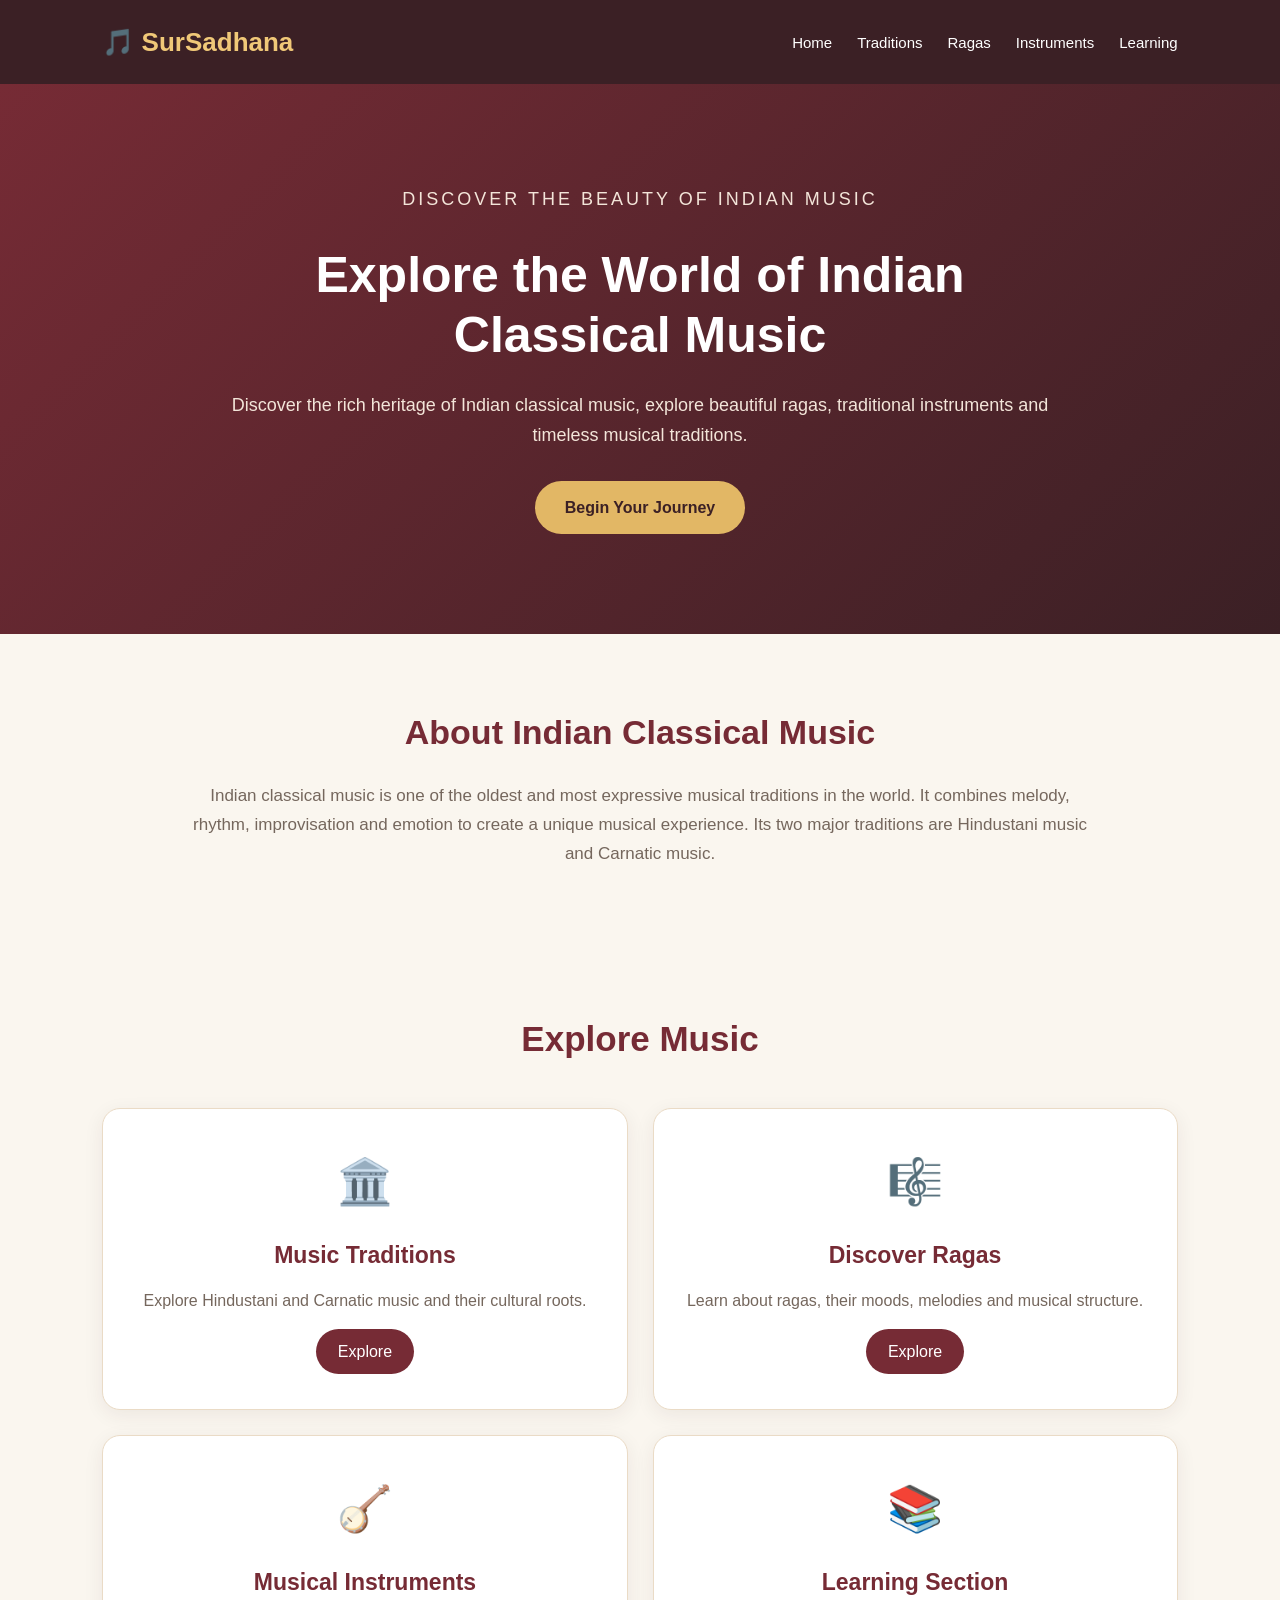
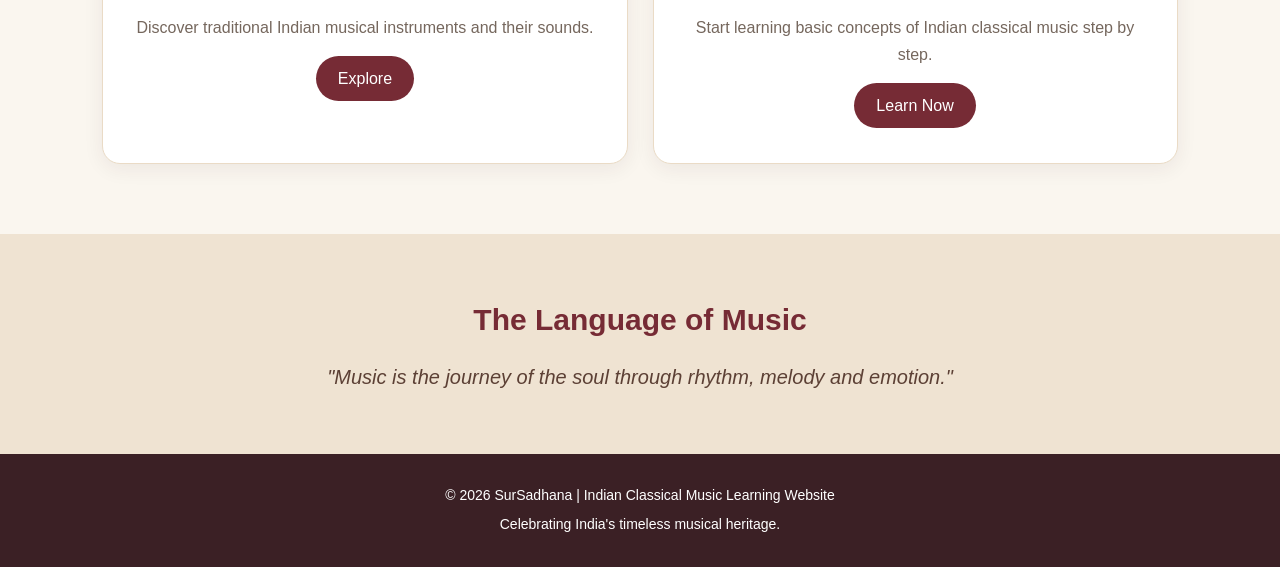
<file: index.html>
<!DOCTYPE html>
<html lang="en">
<head>
    <meta charset="UTF-8">
    <meta name="viewport" content="width=device-width, initial-scale=1.0">
    <title>SurSadhana | Indian Classical Music</title>
    <link rel="stylesheet" href="style.css">
    <script src="script.js" defer></script>
</head>
<body>

    <header>
        <nav class="navbar">
            <div class="logo">🎵 SurSadhana</div>

            <ul class="nav-links">
                <li><a href="index.html">Home</a></li>
                <li><a href="traditions.html">Traditions</a></li>
                <li><a href="ragas.html">Ragas</a></li>
                <li><a href="instruments.html">Instruments</a></li>
                <li><a href="learning.html">Learning</a></li>
            </ul>
        </nav>
    </header>

    <section class="hero">
        <div class="hero-content">
            <p class="tagline">Discover the beauty of Indian music</p>

            <h1>Explore the World of Indian Classical Music</h1>

            <p>
                Discover the rich heritage of Indian classical music,
                explore beautiful ragas, traditional instruments and
                timeless musical traditions.
            </p>

            <a href="learning.html" class="btn">Begin Your Journey</a>
        </div>
    </section>

    <section class="about">
        <h2>About Indian Classical Music</h2>

        <p>
            Indian classical music is one of the oldest and most expressive
            musical traditions in the world. It combines melody, rhythm,
            improvisation and emotion to create a unique musical experience.
            Its two major traditions are Hindustani music and Carnatic music.
        </p>
    </section>

    <section class="features">
        <h2>Explore Music</h2>

        <div class="feature-container">

            <div class="feature-card">
                <div class="card-icon">🏛️</div>
                <h3>Music Traditions</h3>
                <p>
                    Explore Hindustani and Carnatic music and their
                    cultural roots.
                </p>
                <a href="traditions.html" class="card-btn">Explore</a>
            </div>

            <div class="feature-card">
                <div class="card-icon">🎼</div>
                <h3>Discover Ragas</h3>
                <p>
                    Learn about ragas, their moods, melodies and
                    musical structure.
                </p>
                <a href="ragas.html" class="card-btn">Explore</a>
            </div>

            <div class="feature-card">
                <div class="card-icon">🪕</div>
                <h3>Musical Instruments</h3>
                <p>
                    Discover traditional Indian musical instruments
                    and their sounds.
                </p>
                <a href="instruments.html" class="card-btn">Explore</a>
            </div>

            <div class="feature-card">
                <div class="card-icon">📚</div>
                <h3>Learning Section</h3>
                <p>
                    Start learning basic concepts of Indian classical
                    music step by step.
                </p>
                <a href="learning.html" class="card-btn">Learn Now</a>
            </div>

        </div>
    </section>

    <section class="quote-section">
        <h2>The Language of Music</h2>
        <p>
            "Music is the journey of the soul through rhythm,
            melody and emotion."
        </p>
    </section>

    <footer>
        <p>© 2026 SurSadhana | Indian Classical Music Learning Website</p>
        <p>Celebrating India's timeless musical heritage.</p>
    </footer>

</body>
</html>
</file>
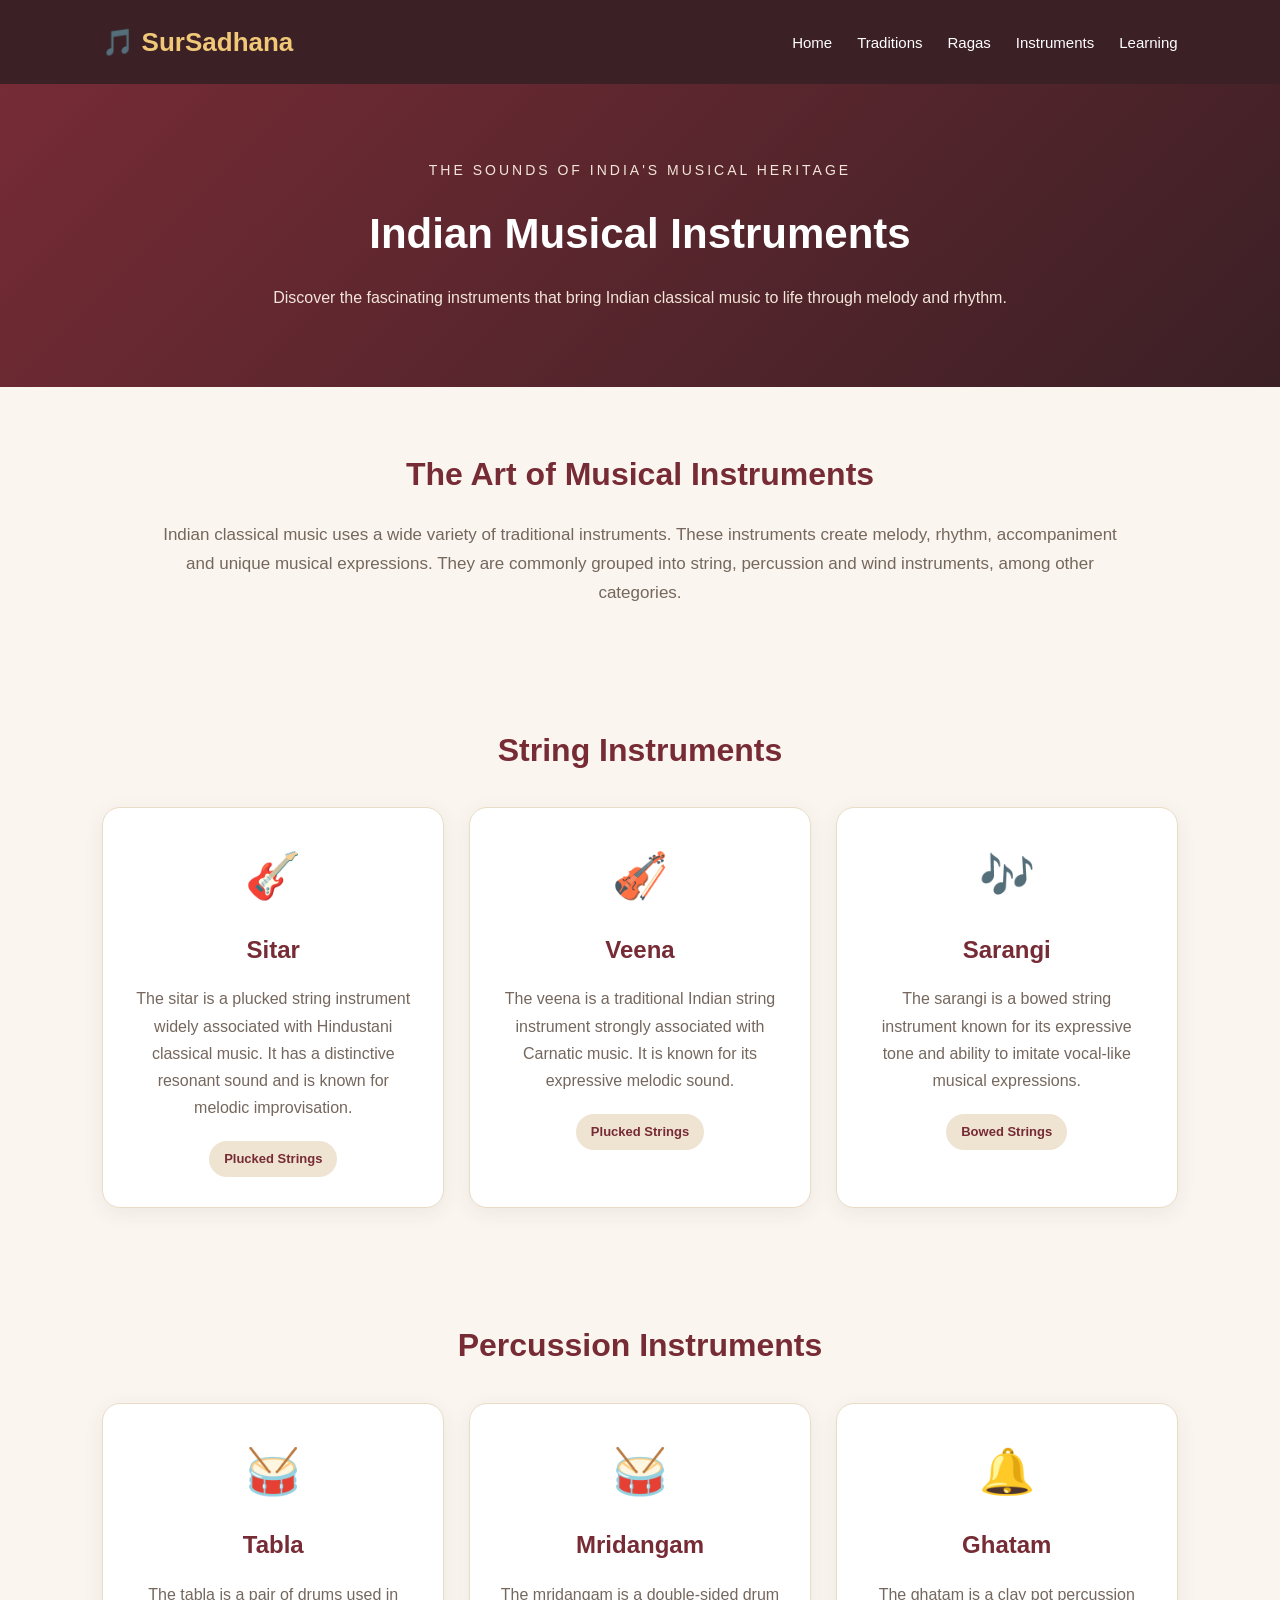
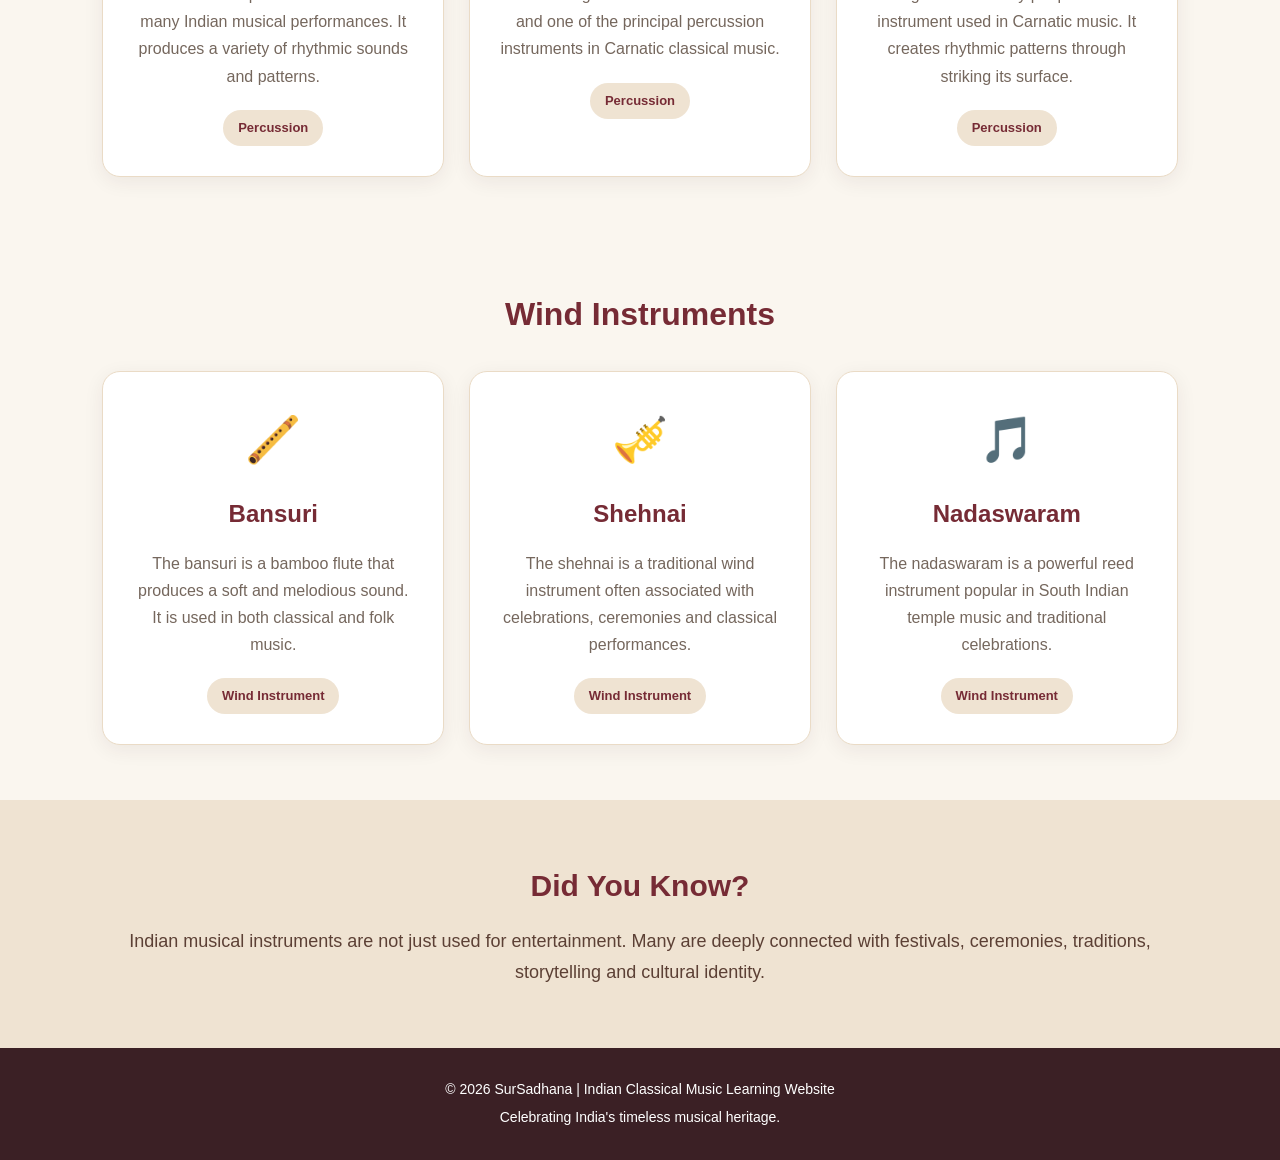
<file: instruments.html>
<!DOCTYPE html>
<html lang="en">
<head>
    <meta charset="UTF-8">
    <meta name="viewport" content="width=device-width, initial-scale=1.0">
    <title>Musical Instruments | SurSadhana</title>
    <link rel="stylesheet" href="style.css">
    <script src="script.js" defer></script>
</head>
<body>

    <header>
        <nav class="navbar">
            <div class="logo">🎵 SurSadhana</div>
            <ul class="nav-links">
                <li><a href="index.html">Home</a></li>
                <li><a href="traditions.html">Traditions</a></li>
                <li><a href="ragas.html">Ragas</a></li>
                <li><a href="instruments.html">Instruments</a></li>
                <li><a href="learning.html">Learning</a></li>
            </ul>
        </nav>
    </header>

    <section class="instrument-hero">
        <p class="tagline">The sounds of India's musical heritage</p>
        <h1>Indian Musical Instruments</h1>
        <p>
            Discover the fascinating instruments that bring Indian
            classical music to life through melody and rhythm.
        </p>
    </section>

    <section class="instrument-intro">
        <h2>The Art of Musical Instruments</h2>
        <p>
            Indian classical music uses a wide variety of traditional
            instruments. These instruments create melody, rhythm,
            accompaniment and unique musical expressions. They are
            commonly grouped into string, percussion and wind
            instruments, among other categories.
        </p>
    </section>

    <section class="instrument-section">
        <h2>String Instruments</h2>

        <div class="instrument-grid">

            <article class="instrument-card">
                <div class="instrument-icon">🎸</div>
                <h3>Sitar</h3>
                <p>
                    The sitar is a plucked string instrument widely
                    associated with Hindustani classical music.
                    It has a distinctive resonant sound and is
                    known for melodic improvisation.
                </p>
                <span class="instrument-tag">Plucked Strings</span>
            </article>

            <article class="instrument-card">
                <div class="instrument-icon">🎻</div>
                <h3>Veena</h3>
                <p>
                    The veena is a traditional Indian string instrument
                    strongly associated with Carnatic music.
                    It is known for its expressive melodic sound.
                </p>
                <span class="instrument-tag">Plucked Strings</span>
            </article>

            <article class="instrument-card">
                <div class="instrument-icon">🎶</div>
                <h3>Sarangi</h3>
                <p>
                    The sarangi is a bowed string instrument known for
                    its expressive tone and ability to imitate
                    vocal-like musical expressions.
                </p>
                <span class="instrument-tag">Bowed Strings</span>
            </article>

        </div>
    </section>

    <section class="instrument-section">
        <h2>Percussion Instruments</h2>

        <div class="instrument-grid">

            <article class="instrument-card">
                <div class="instrument-icon">🥁</div>
                <h3>Tabla</h3>
                <p>
                    The tabla is a pair of drums used in many Indian
                    musical performances. It produces a variety
                    of rhythmic sounds and patterns.
                </p>
                <span class="instrument-tag">Percussion</span>
            </article>

            <article class="instrument-card">
                <div class="instrument-icon">🥁</div>
                <h3>Mridangam</h3>
                <p>
                    The mridangam is a double-sided drum and one of
                    the principal percussion instruments in
                    Carnatic classical music.
                </p>
                <span class="instrument-tag">Percussion</span>
            </article>

            <article class="instrument-card">
                <div class="instrument-icon">🔔</div>
                <h3>Ghatam</h3>
                <p>
                    The ghatam is a clay pot percussion instrument
                    used in Carnatic music. It creates rhythmic
                    patterns through striking its surface.
                </p>
                <span class="instrument-tag">Percussion</span>
            </article>

        </div>
    </section>

    <section class="instrument-section">
        <h2>Wind Instruments</h2>

        <div class="instrument-grid">

            <article class="instrument-card">
                <div class="instrument-icon">🪈</div>
                <h3>Bansuri</h3>
                <p>
                    The bansuri is a bamboo flute that produces a
                    soft and melodious sound. It is used in both
                    classical and folk music.
                </p>
                <span class="instrument-tag">Wind Instrument</span>
            </article>

            <article class="instrument-card">
                <div class="instrument-icon">🎺</div>
                <h3>Shehnai</h3>
                <p>
                    The shehnai is a traditional wind instrument
                    often associated with celebrations, ceremonies
                    and classical performances.
                </p>
                <span class="instrument-tag">Wind Instrument</span>
            </article>

            <article class="instrument-card">
                <div class="instrument-icon">🎵</div>
                <h3>Nadaswaram</h3>
                <p>
                    The nadaswaram is a powerful reed instrument
                    popular in South Indian temple music and
                    traditional celebrations.
                </p>
                <span class="instrument-tag">Wind Instrument</span>
            </article>

        </div>
    </section>

    <section class="instrument-fact">
        <h2>Did You Know?</h2>
        <p>
            Indian musical instruments are not just used for
            entertainment. Many are deeply connected with festivals,
            ceremonies, traditions, storytelling and cultural identity.
        </p>
    </section>

    <footer>
        <p>© 2026 SurSadhana | Indian Classical Music Learning Website</p>
        <p>Celebrating India's timeless musical heritage.</p>
    </footer>

</body>
</html>
</file>
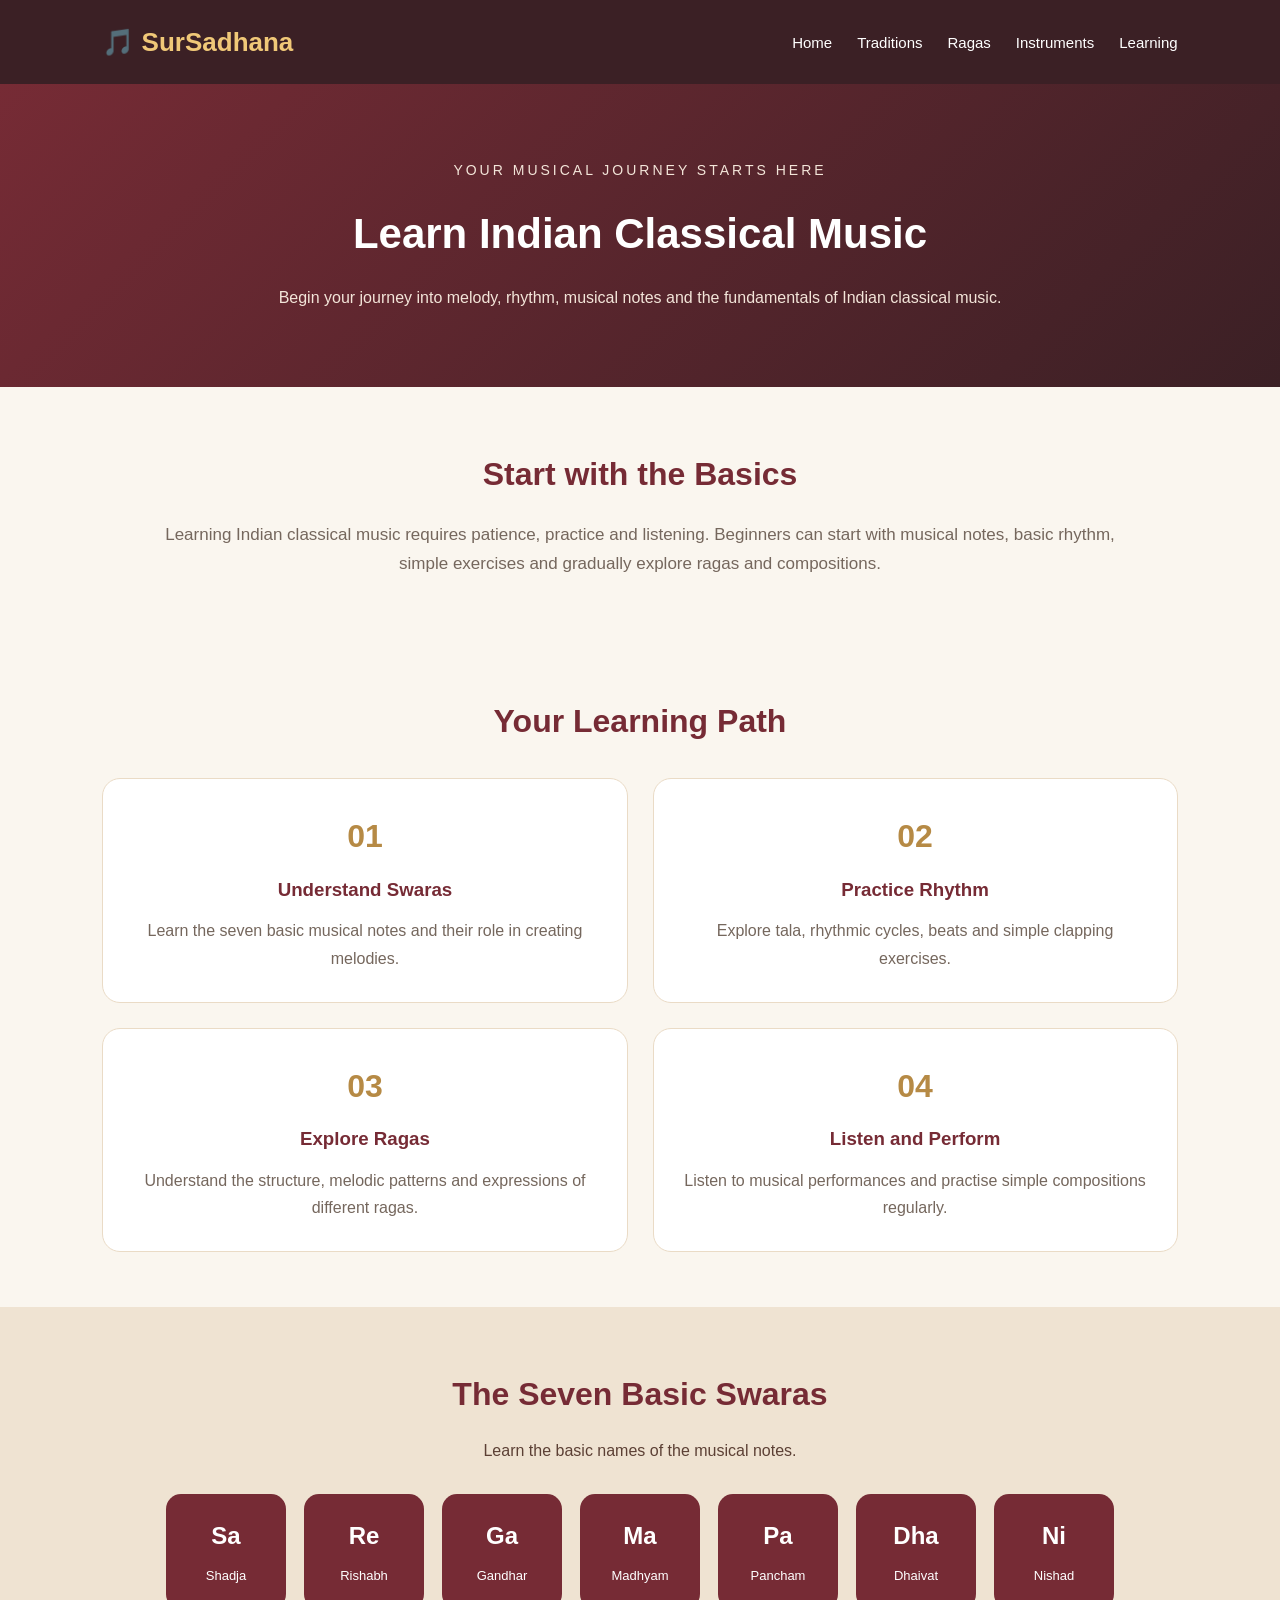
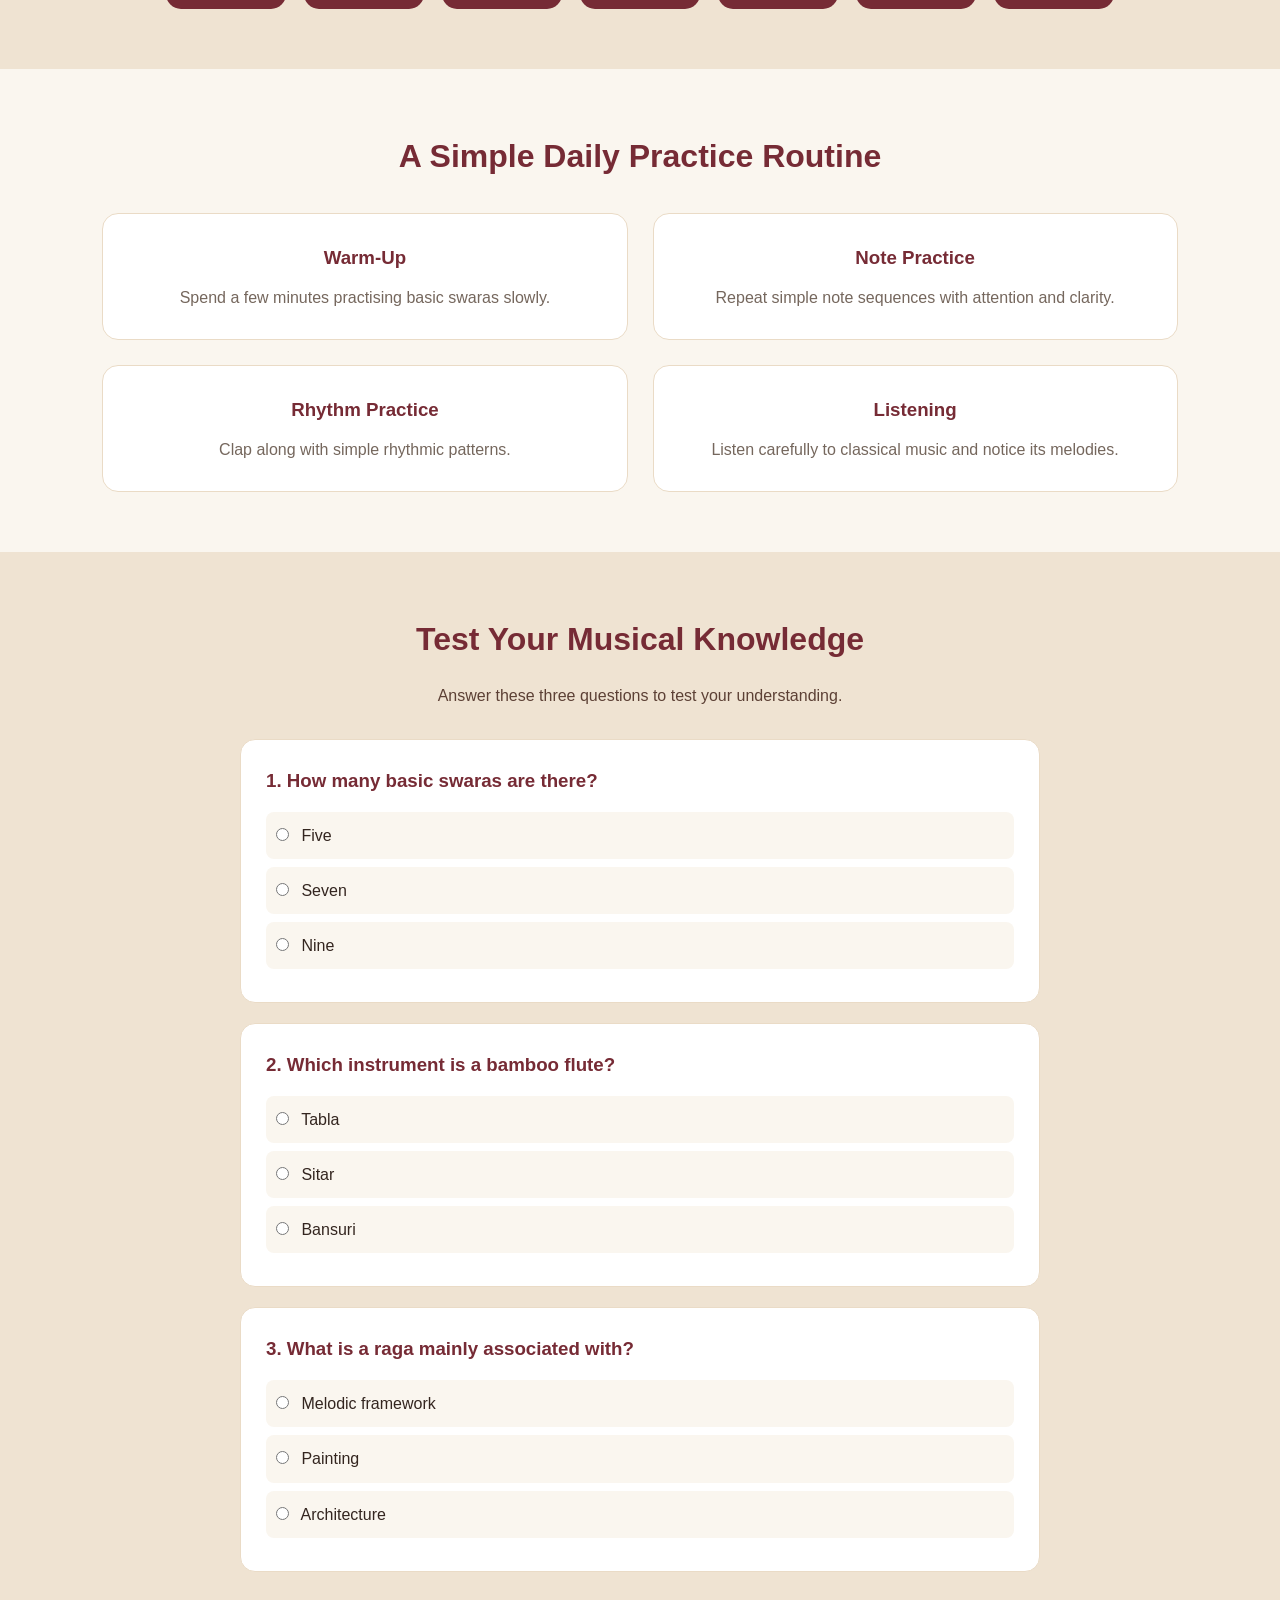
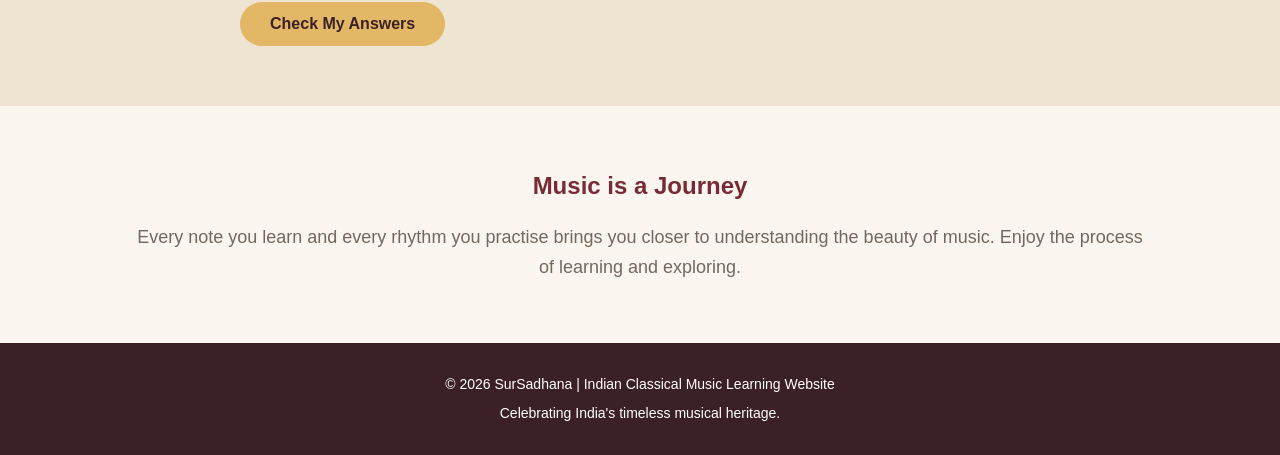
<file: learning.html>
<!DOCTYPE html>
<html lang="en">
<head>
    <meta charset="UTF-8">
    <meta name="viewport" content="width=device-width, initial-scale=1.0">
    <title>Learning | SurSadhana</title>
    <link rel="stylesheet" href="style.css">
    <script src="script.js" defer></script>
</head>
<body>

    <header>
        <nav class="navbar">
            <div class="logo">🎵 SurSadhana</div>
            <ul class="nav-links">
                <li><a href="index.html">Home</a></li>
                <li><a href="traditions.html">Traditions</a></li>
                <li><a href="ragas.html">Ragas</a></li>
                <li><a href="instruments.html">Instruments</a></li>
                <li><a href="learning.html">Learning</a></li>
            </ul>
        </nav>
    </header>

    <section class="learning-hero">
        <p class="tagline">Your musical journey starts here</p>
        <h1>Learn Indian Classical Music</h1>
        <p>
            Begin your journey into melody, rhythm, musical notes
            and the fundamentals of Indian classical music.
        </p>
    </section>

    <section class="learning-intro">
        <h2>Start with the Basics</h2>
        <p>
            Learning Indian classical music requires patience,
            practice and listening. Beginners can start with
            musical notes, basic rhythm, simple exercises and
            gradually explore ragas and compositions.
        </p>
    </section>

    <section class="learning-path">
        <h2>Your Learning Path</h2>

        <div class="learning-grid">

            <div class="learning-card">
                <div class="learning-number">01</div>
                <h3>Understand Swaras</h3>
                <p>
                    Learn the seven basic musical notes and their
                    role in creating melodies.
                </p>
            </div>

            <div class="learning-card">
                <div class="learning-number">02</div>
                <h3>Practice Rhythm</h3>
                <p>
                    Explore tala, rhythmic cycles, beats and
                    simple clapping exercises.
                </p>
            </div>

            <div class="learning-card">
                <div class="learning-number">03</div>
                <h3>Explore Ragas</h3>
                <p>
                    Understand the structure, melodic patterns
                    and expressions of different ragas.
                </p>
            </div>

            <div class="learning-card">
                <div class="learning-number">04</div>
                <h3>Listen and Perform</h3>
                <p>
                    Listen to musical performances and practise
                    simple compositions regularly.
                </p>
            </div>

        </div>
    </section>

    <section class="swara-learning">
        <h2>The Seven Basic Swaras</h2>
        <p>Learn the basic names of the musical notes.</p>

        <div class="swara-grid">
            <div class="swara-card">Sa <span>Shadja</span></div>
            <div class="swara-card">Re <span>Rishabh</span></div>
            <div class="swara-card">Ga <span>Gandhar</span></div>
            <div class="swara-card">Ma <span>Madhyam</span></div>
            <div class="swara-card">Pa <span>Pancham</span></div>
            <div class="swara-card">Dha <span>Dhaivat</span></div>
            <div class="swara-card">Ni <span>Nishad</span></div>
        </div>
    </section>

    <section class="practice-section">
        <h2>A Simple Daily Practice Routine</h2>

        <div class="practice-container">

            <div class="practice-item">
                <h3>Warm-Up</h3>
                <p>Spend a few minutes practising basic swaras slowly.</p>
            </div>

            <div class="practice-item">
                <h3>Note Practice</h3>
                <p>Repeat simple note sequences with attention and clarity.</p>
            </div>

            <div class="practice-item">
                <h3>Rhythm Practice</h3>
                <p>Clap along with simple rhythmic patterns.</p>
            </div>

            <div class="practice-item">
                <h3>Listening</h3>
                <p>Listen carefully to classical music and notice its melodies.</p>
            </div>

        </div>
    </section>

    <section class="music-quiz-section">
        <h2>Test Your Musical Knowledge</h2>
        <p>Answer these three questions to test your understanding.</p>

        <div class="music-quiz">

            <div class="music-question">
                <h3>1. How many basic swaras are there?</h3>
                <label>
                    <input type="radio" name="m1" value="a">
                    Five
                </label>
                <label>
                    <input type="radio" name="m1" value="b">
                    Seven
                </label>
                <label>
                    <input type="radio" name="m1" value="c">
                    Nine
                </label>
            </div>

            <div class="music-question">
                <h3>2. Which instrument is a bamboo flute?</h3>
                <label>
                    <input type="radio" name="m2" value="a">
                    Tabla
                </label>
                <label>
                    <input type="radio" name="m2" value="b">
                    Sitar
                </label>
                <label>
                    <input type="radio" name="m2" value="c">
                    Bansuri
                </label>
            </div>

            <div class="music-question">
                <h3>3. What is a raga mainly associated with?</h3>
                <label>
                    <input type="radio" name="m3" value="a">
                    Melodic framework
                </label>
                <label>
                    <input type="radio" name="m3" value="b">
                    Painting
                </label>
                <label>
                    <input type="radio" name="m3" value="c">
                    Architecture
                </label>
            </div>

            <button class="btn quiz-btn" id="musicQuizBtn" type="button">
                Check My Answers
            </button>

            <div id="musicQuizResult" class="music-quiz-result"></div>

        </div>
    </section>

    <section class="learning-message">
        <h2>Music is a Journey</h2>
        <p>
            Every note you learn and every rhythm you practise
            brings you closer to understanding the beauty of music.
            Enjoy the process of learning and exploring.
        </p>
    </section>

    <footer>
        <p>© 2026 SurSadhana | Indian Classical Music Learning Website</p>
        <p>Celebrating India's timeless musical heritage.</p>
    </footer>

</body>
</html>
</file>
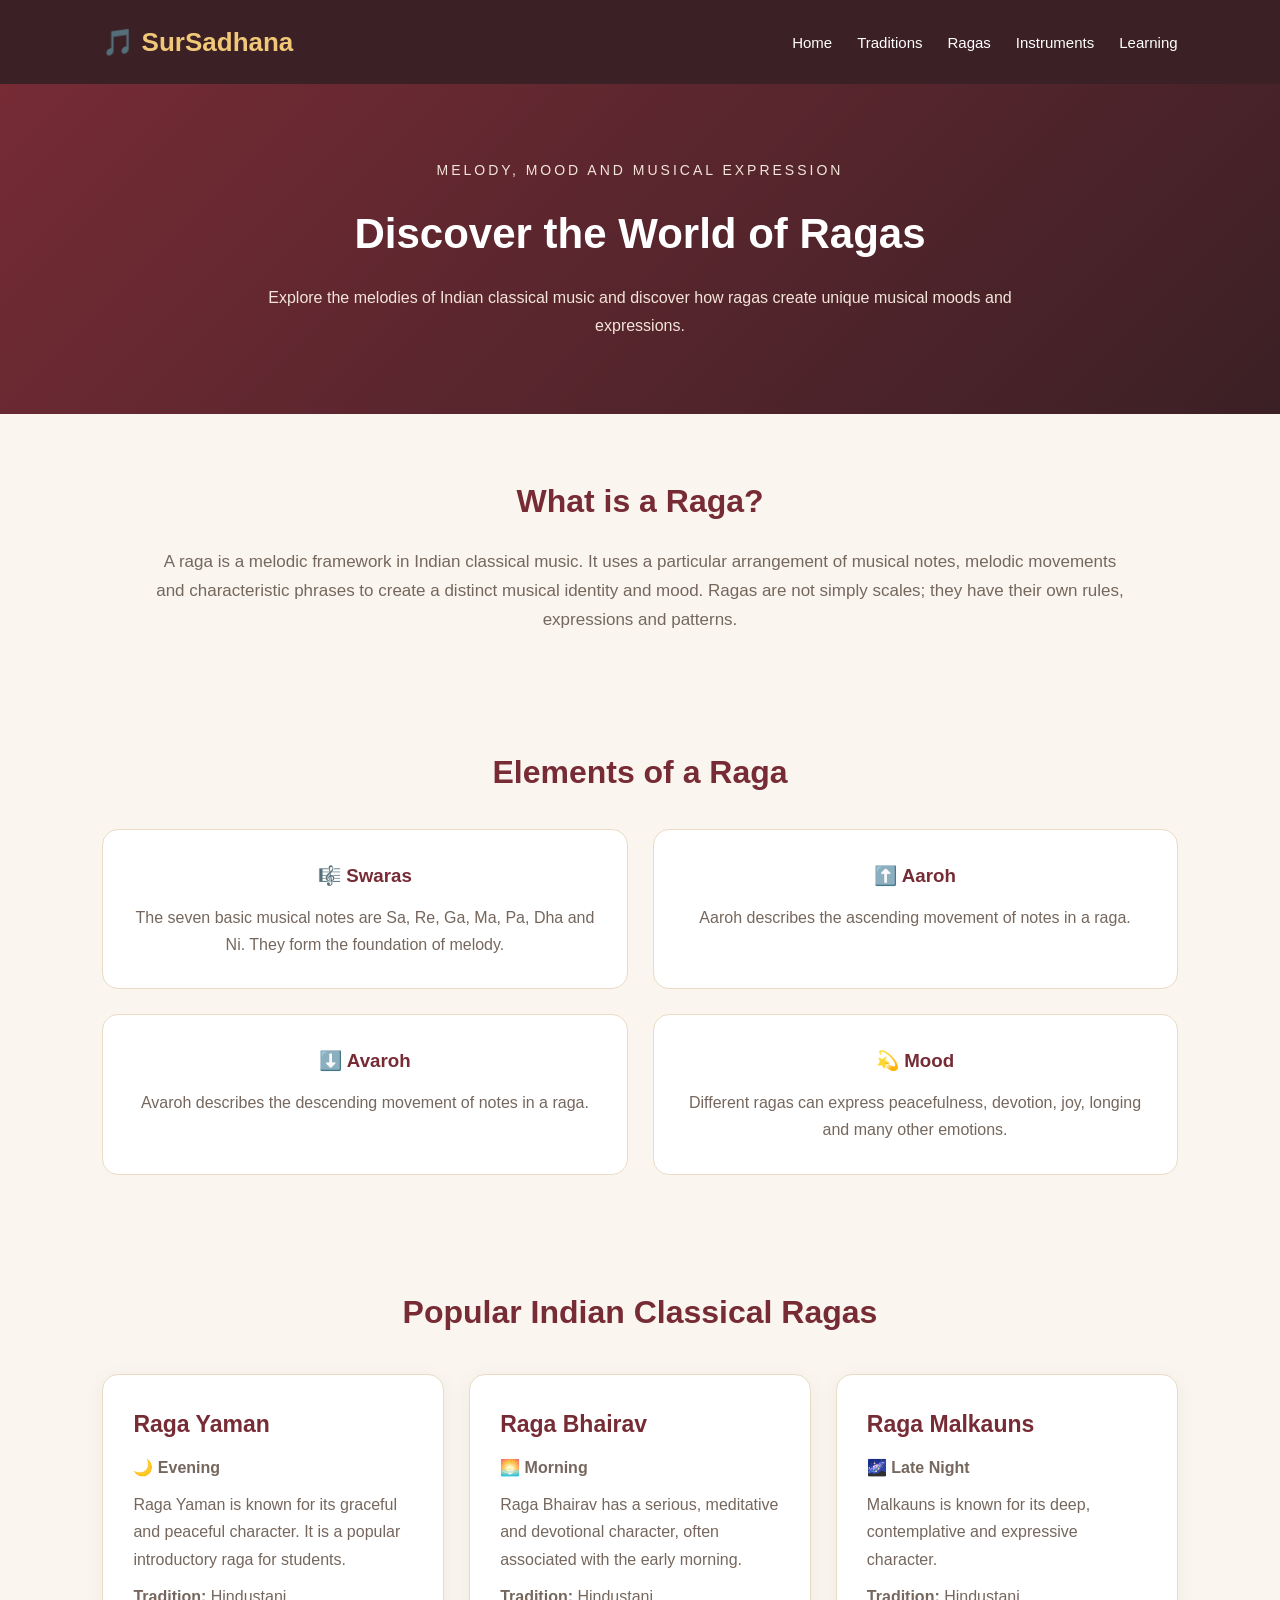
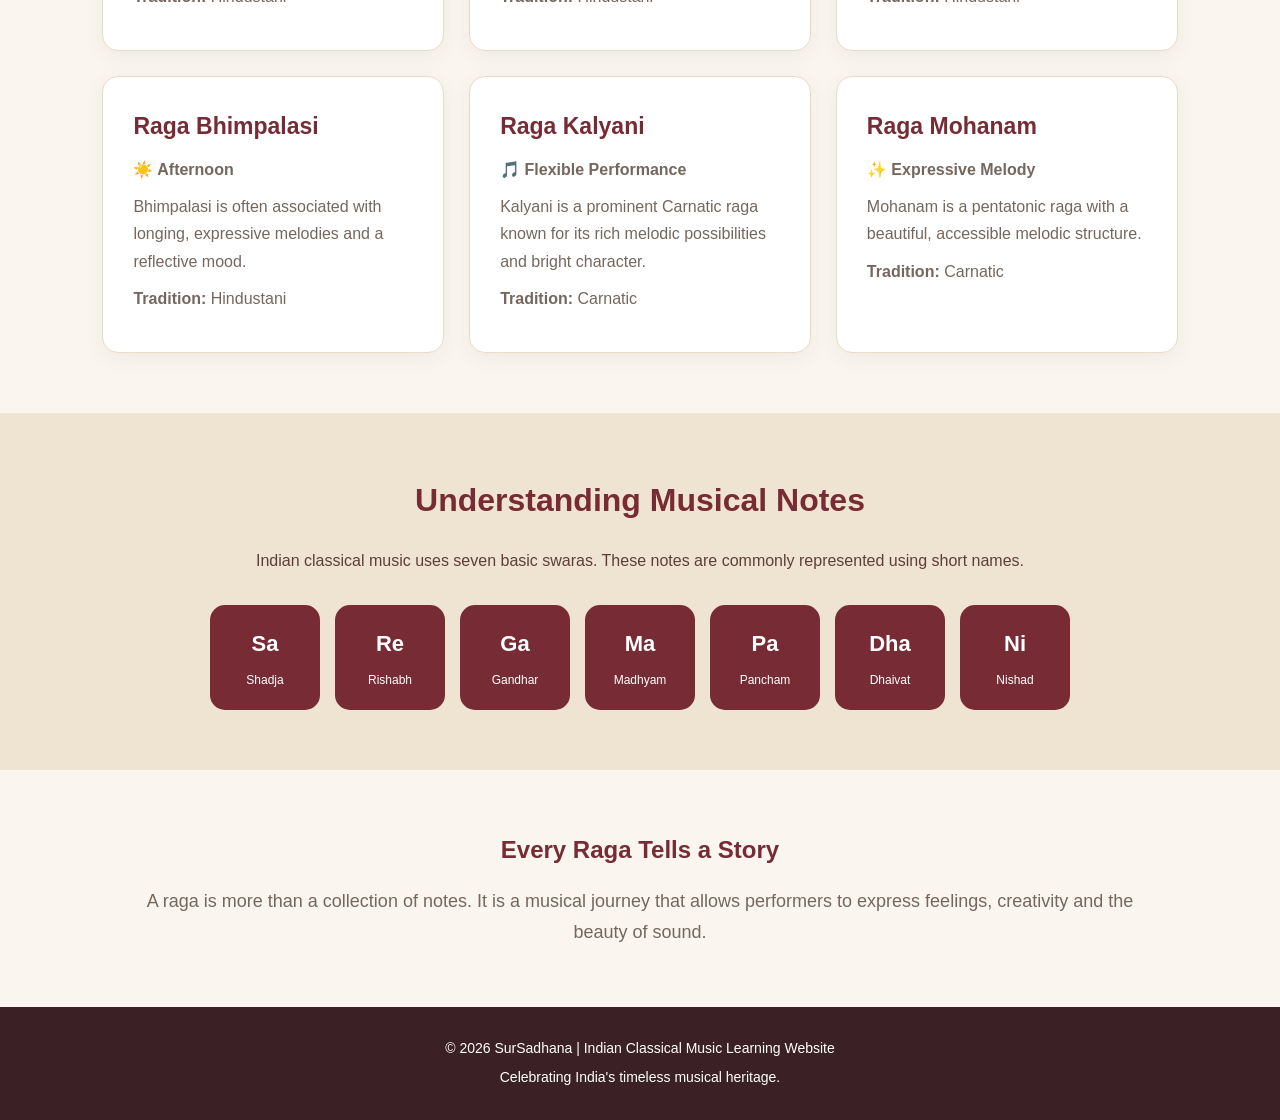
<file: ragas.html>
<!DOCTYPE html>
<html lang="en">
<head>
    <meta charset="UTF-8">
    <meta name="viewport" content="width=device-width, initial-scale=1.0">
    <title>Explore Ragas | SurSadhana</title>
    <link rel="stylesheet" href="style.css">
    <script src="script.js" defer></script>
</head>
<body>

    <header>
        <nav class="navbar">
            <div class="logo">🎵 SurSadhana</div>
            <ul class="nav-links">
                <li><a href="index.html">Home</a></li>
                <li><a href="traditions.html">Traditions</a></li>
                <li><a href="ragas.html">Ragas</a></li>
                <li><a href="instruments.html">Instruments</a></li>
                <li><a href="learning.html">Learning</a></li>
            </ul>
        </nav>
    </header>

    <section class="raga-hero">
        <p class="tagline">Melody, mood and musical expression</p>
        <h1>Discover the World of Ragas</h1>
        <p>
            Explore the melodies of Indian classical music and discover
            how ragas create unique musical moods and expressions.
        </p>
    </section>

    <section class="raga-intro">
        <h2>What is a Raga?</h2>
        <p>
            A raga is a melodic framework in Indian classical music.
            It uses a particular arrangement of musical notes, melodic
            movements and characteristic phrases to create a distinct
            musical identity and mood. Ragas are not simply scales;
            they have their own rules, expressions and patterns.
        </p>
    </section>

    <section class="raga-elements">
        <h2>Elements of a Raga</h2>

        <div class="raga-element-grid">

            <div class="raga-element-card">
                <h3>🎼 Swaras</h3>
                <p>
                    The seven basic musical notes are Sa, Re, Ga, Ma,
                    Pa, Dha and Ni. They form the foundation of melody.
                </p>
            </div>

            <div class="raga-element-card">
                <h3>⬆️ Aaroh</h3>
                <p>
                    Aaroh describes the ascending movement of notes
                    in a raga.
                </p>
            </div>

            <div class="raga-element-card">
                <h3>⬇️ Avaroh</h3>
                <p>
                    Avaroh describes the descending movement of notes
                    in a raga.
                </p>
            </div>

            <div class="raga-element-card">
                <h3>💫 Mood</h3>
                <p>
                    Different ragas can express peacefulness, devotion,
                    joy, longing and many other emotions.
                </p>
            </div>

        </div>
    </section>

    <section class="raga-list-section">
        <h2>Popular Indian Classical Ragas</h2>

        <div class="raga-grid">

            <article class="raga-card">
                <h3>Raga Yaman</h3>
                <p class="raga-time">🌙 Evening</p>
                <p>
                    Raga Yaman is known for its graceful and peaceful
                    character. It is a popular introductory raga
                    for students.
                </p>
                <p><strong>Tradition:</strong> Hindustani</p>
            </article>

            <article class="raga-card">
                <h3>Raga Bhairav</h3>
                <p class="raga-time">🌅 Morning</p>
                <p>
                    Raga Bhairav has a serious, meditative and devotional
                    character, often associated with the early morning.
                </p>
                <p><strong>Tradition:</strong> Hindustani</p>
            </article>

            <article class="raga-card">
                <h3>Raga Malkauns</h3>
                <p class="raga-time">🌌 Late Night</p>
                <p>
                    Malkauns is known for its deep, contemplative
                    and expressive character.
                </p>
                <p><strong>Tradition:</strong> Hindustani</p>
            </article>

            <article class="raga-card">
                <h3>Raga Bhimpalasi</h3>
                <p class="raga-time">☀️ Afternoon</p>
                <p>
                    Bhimpalasi is often associated with longing,
                    expressive melodies and a reflective mood.
                </p>
                <p><strong>Tradition:</strong> Hindustani</p>
            </article>

            <article class="raga-card">
                <h3>Raga Kalyani</h3>
                <p class="raga-time">🎵 Flexible Performance</p>
                <p>
                    Kalyani is a prominent Carnatic raga known for its
                    rich melodic possibilities and bright character.
                </p>
                <p><strong>Tradition:</strong> Carnatic</p>
            </article>

            <article class="raga-card">
                <h3>Raga Mohanam</h3>
                <p class="raga-time">✨ Expressive Melody</p>
                <p>
                    Mohanam is a pentatonic raga with a beautiful,
                    accessible melodic structure.
                </p>
                <p><strong>Tradition:</strong> Carnatic</p>
            </article>

        </div>
    </section>

    <section class="raga-note-section">
        <h2>Understanding Musical Notes</h2>

        <p>
            Indian classical music uses seven basic swaras. These notes
            are commonly represented using short names.
        </p>

        <div class="note-container">
            <div class="note-box">Sa<small>Shadja</small></div>
            <div class="note-box">Re<small>Rishabh</small></div>
            <div class="note-box">Ga<small>Gandhar</small></div>
            <div class="note-box">Ma<small>Madhyam</small></div>
            <div class="note-box">Pa<small>Pancham</small></div>
            <div class="note-box">Dha<small>Dhaivat</small></div>
            <div class="note-box">Ni<small>Nishad</small></div>
        </div>
    </section>

    <section class="raga-message">
        <h2>Every Raga Tells a Story</h2>
        <p>
            A raga is more than a collection of notes. It is a musical
            journey that allows performers to express feelings, creativity
            and the beauty of sound.
        </p>
    </section>

    <footer>
        <p>© 2026 SurSadhana | Indian Classical Music Learning Website</p>
        <p>Celebrating India's timeless musical heritage.</p>
    </footer>

</body>
</html>
</file>
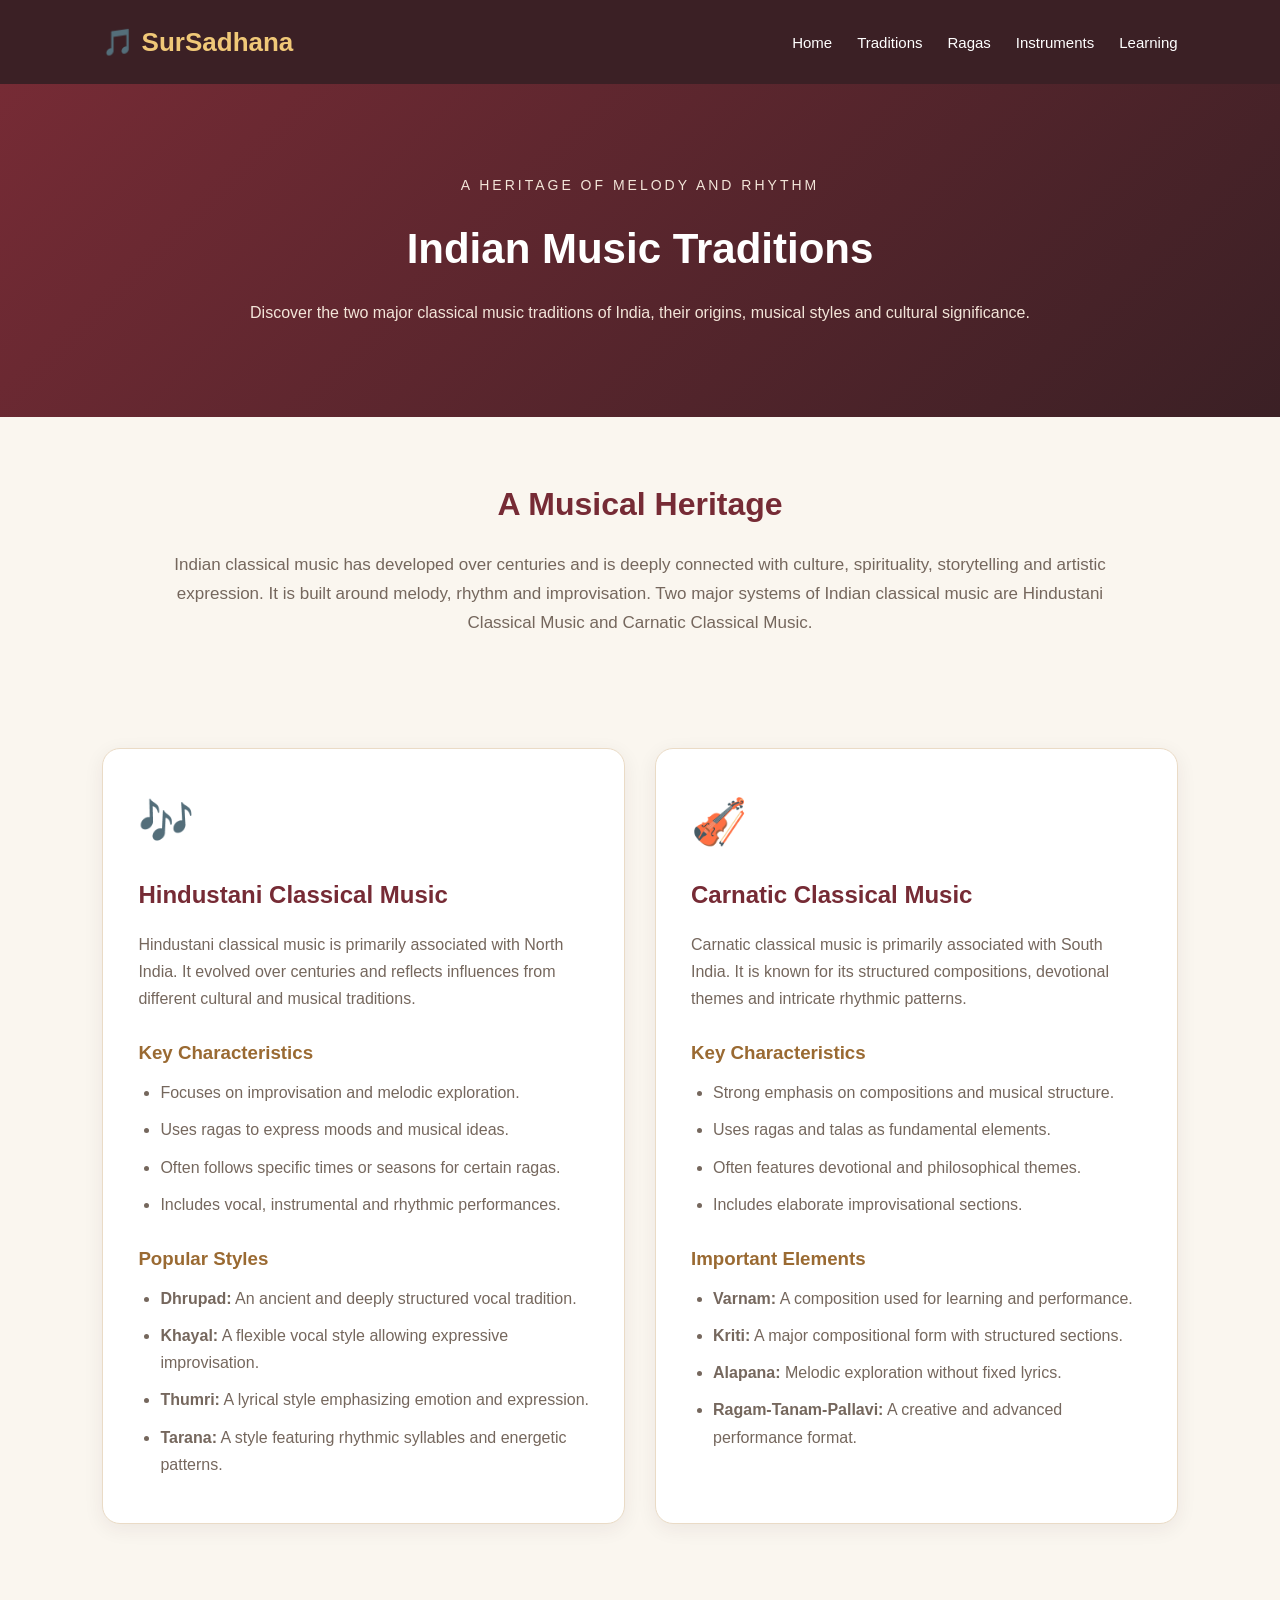
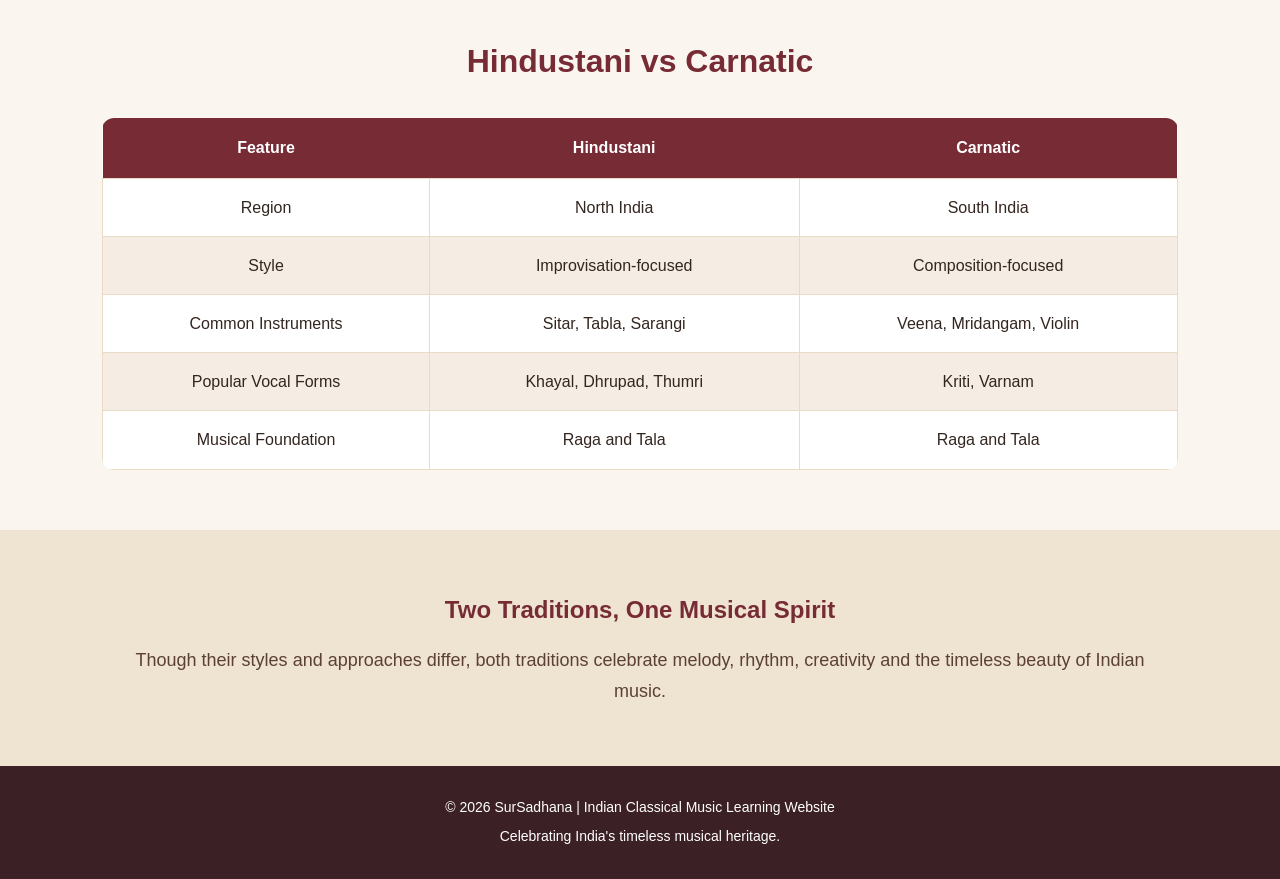
<file: traditions.html>
<!DOCTYPE html>
<html lang="en">
<head>
    <meta charset="UTF-8">
    <meta name="viewport" content="width=device-width, initial-scale=1.0">
    <title>Music Traditions | SurSadhana</title>
    <link rel="stylesheet" href="style.css">
    <script src="script.js" defer></script>
</head>
<body>

    <header>
        <nav class="navbar">
            <div class="logo">🎵 SurSadhana</div>
            <ul class="nav-links">
                <li><a href="index.html">Home</a></li>
                <li><a href="traditions.html">Traditions</a></li>
                <li><a href="ragas.html">Ragas</a></li>
                <li><a href="instruments.html">Instruments</a></li>
                <li><a href="learning.html">Learning</a></li>
            </ul>
        </nav>
    </header>

    <section class="tradition-hero">
        <p class="tagline">A heritage of melody and rhythm</p>
        <h1>Indian Music Traditions</h1>
        <p>
            Discover the two major classical music traditions of India,
            their origins, musical styles and cultural significance.
        </p>
    </section>

    <section class="tradition-intro">
        <h2>A Musical Heritage</h2>
        <p>
            Indian classical music has developed over centuries and is deeply
            connected with culture, spirituality, storytelling and artistic
            expression. It is built around melody, rhythm and improvisation.
            Two major systems of Indian classical music are Hindustani
            Classical Music and Carnatic Classical Music.
        </p>
    </section>

    <section class="tradition-container">

        <article class="tradition-card">
            <div class="tradition-icon">🎶</div>
            <h2>Hindustani Classical Music</h2>

            <p>
                Hindustani classical music is primarily associated with
                North India. It evolved over centuries and reflects
                influences from different cultural and musical traditions.
            </p>

            <h3>Key Characteristics</h3>
            <ul>
                <li>Focuses on improvisation and melodic exploration.</li>
                <li>Uses ragas to express moods and musical ideas.</li>
                <li>Often follows specific times or seasons for certain ragas.</li>
                <li>Includes vocal, instrumental and rhythmic performances.</li>
            </ul>

            <h3>Popular Styles</h3>
            <ul>
                <li><strong>Dhrupad:</strong> An ancient and deeply structured vocal tradition.</li>
                <li><strong>Khayal:</strong> A flexible vocal style allowing expressive improvisation.</li>
                <li><strong>Thumri:</strong> A lyrical style emphasizing emotion and expression.</li>
                <li><strong>Tarana:</strong> A style featuring rhythmic syllables and energetic patterns.</li>
            </ul>
        </article>

        <article class="tradition-card">
            <div class="tradition-icon">🎻</div>
            <h2>Carnatic Classical Music</h2>

            <p>
                Carnatic classical music is primarily associated with
                South India. It is known for its structured compositions,
                devotional themes and intricate rhythmic patterns.
            </p>

            <h3>Key Characteristics</h3>
            <ul>
                <li>Strong emphasis on compositions and musical structure.</li>
                <li>Uses ragas and talas as fundamental elements.</li>
                <li>Often features devotional and philosophical themes.</li>
                <li>Includes elaborate improvisational sections.</li>
            </ul>

            <h3>Important Elements</h3>
            <ul>
                <li><strong>Varnam:</strong> A composition used for learning and performance.</li>
                <li><strong>Kriti:</strong> A major compositional form with structured sections.</li>
                <li><strong>Alapana:</strong> Melodic exploration without fixed lyrics.</li>
                <li><strong>Ragam-Tanam-Pallavi:</strong> A creative and advanced performance format.</li>
            </ul>
        </article>

    </section>

    <section class="comparison-section">
        <h2>Hindustani vs Carnatic</h2>

        <div class="comparison-table-wrapper">
            <table class="comparison-table">
                <thead>
                    <tr>
                        <th>Feature</th>
                        <th>Hindustani</th>
                        <th>Carnatic</th>
                    </tr>
                </thead>

                <tbody>
                    <tr>
                        <td>Region</td>
                        <td>North India</td>
                        <td>South India</td>
                    </tr>

                    <tr>
                        <td>Style</td>
                        <td>Improvisation-focused</td>
                        <td>Composition-focused</td>
                    </tr>

                    <tr>
                        <td>Common Instruments</td>
                        <td>Sitar, Tabla, Sarangi</td>
                        <td>Veena, Mridangam, Violin</td>
                    </tr>

                    <tr>
                        <td>Popular Vocal Forms</td>
                        <td>Khayal, Dhrupad, Thumri</td>
                        <td>Kriti, Varnam</td>
                    </tr>

                    <tr>
                        <td>Musical Foundation</td>
                        <td>Raga and Tala</td>
                        <td>Raga and Tala</td>
                    </tr>
                </tbody>
            </table>
        </div>
    </section>

    <section class="tradition-message">
        <h2>Two Traditions, One Musical Spirit</h2>
        <p>
            Though their styles and approaches differ, both traditions
            celebrate melody, rhythm, creativity and the timeless beauty
            of Indian music.
        </p>
    </section>

    <footer>
        <p>© 2026 SurSadhana | Indian Classical Music Learning Website</p>
        <p>Celebrating India's timeless musical heritage.</p>
    </footer>

</body>
</html>
</file>
<file: style.css>
/* ===== GENERAL STYLING ===== */

* {
    margin: 0;
    padding: 0;
    box-sizing: border-box;
}

body {
    font-family: 'Segoe UI', sans-serif;
    background-color: #faf6ef;
    color: #33251f;
    line-height: 1.7;
}

html {
    scroll-behavior: smooth;
}

:root {
    --primary: #762b35;
    --secondary: #b68a45;
    --background: #faf6ef;
    --card: #ffffff;
    --text: #33251f;
    --muted: #75675d;
}

/* ===== NAVBAR ===== */

.navbar {
    display: flex;
    justify-content: space-between;
    align-items: center;
    padding: 20px 8%;
    background-color: #3b2025;
    color: white;
    flex-wrap: wrap;
    gap: 15px;
}

.logo {
    font-size: 26px;
    font-weight: bold;
    color: #f0c878;
}

.nav-links {
    display: flex;
    list-style: none;
    gap: 25px;
    flex-wrap: wrap;
}

.nav-links a {
    color: white;
    text-decoration: none;
    font-size: 15px;
    transition: 0.3s;
}

.nav-links a:hover {
    color: #f0c878;
}

/* ===== HERO SECTION ===== */

.hero {
    min-height: 550px;
    display: flex;
    align-items: center;
    justify-content: center;
    text-align: center;
    padding: 80px 10%;
    background: linear-gradient(135deg, #762b35, #3b2025);
    color: white;
}

.hero-content {
    max-width: 850px;
}

.tagline {
    color: #f0c878;
    letter-spacing: 3px;
    text-transform: uppercase;
    font-size: 14px;
    margin-bottom: 20px;
}

.hero h1 {
    font-size: 50px;
    line-height: 1.2;
    margin-bottom: 25px;
}

.hero p {
    font-size: 18px;
    color: #f3e5d9;
    margin-bottom: 30px;
}

/* ===== BUTTONS ===== */

.btn {
    display: inline-block;
    padding: 13px 30px;
    background-color: #e2b765;
    color: #3b2025;
    text-decoration: none;
    border-radius: 30px;
    font-weight: bold;
    transition: 0.3s;
}

.btn:hover {
    background-color: white;
    transform: translateY(-3px);
}

.card-btn {
    display: inline-block;
    margin-top: 15px;
    padding: 9px 22px;
    background-color: var(--primary);
    color: white;
    text-decoration: none;
    border-radius: 25px;
    transition: 0.3s;
}

.card-btn:hover {
    background-color: var(--secondary);
    color: #3b2025;
}

/* ===== ABOUT SECTION ===== */

.about {
    padding: 70px 12%;
    text-align: center;
}

.about h2 {
    font-size: 34px;
    color: var(--primary);
    margin-bottom: 20px;
}

.about p {
    max-width: 900px;
    margin: auto;
    color: var(--muted);
    font-size: 17px;
}

/* ===== FEATURE SECTION ===== */

.features {
    padding: 70px 8%;
    text-align: center;
}

.features h2 {
    font-size: 35px;
    color: var(--primary);
    margin-bottom: 40px;
}

.feature-container {
    display: grid;
    grid-template-columns: repeat(2, 1fr);
    gap: 25px;
}

.feature-card {
    background-color: var(--card);
    padding: 35px 25px;
    border-radius: 18px;
    border: 1px solid #eadbc6;
    box-shadow: 0 5px 20px rgba(59, 32, 37, 0.07);
    transition: 0.3s;
}

.feature-card:hover {
    transform: translateY(-7px);
    box-shadow: 0 12px 25px rgba(59, 32, 37, 0.12);
}

.card-icon {
    font-size: 45px;
    margin-bottom: 15px;
}

.feature-card h3 {
    color: var(--primary);
    font-size: 23px;
    margin-bottom: 12px;
}

.feature-card p {
    color: var(--muted);
}

/* ===== QUOTE SECTION ===== */

.quote-section {
    text-align: center;
    padding: 60px 10%;
    background-color: #efe3d2;
}

.quote-section h2 {
    color: var(--primary);
    margin-bottom: 15px;
    font-size: 30px;
}

.quote-section p {
    font-size: 20px;
    font-style: italic;
    color: #5c4035;
}

/* ===== FOOTER ===== */

footer {
    background-color: #3b2025;
    color: white;
    text-align: center;
    padding: 25px;
}

footer p {
    margin: 5px;
    font-size: 14px;
}

/* ===== RESPONSIVE DESIGN ===== */

@media (max-width: 768px) {

    .navbar {
        flex-direction: column;
        text-align: center;
    }

    .nav-links {
        justify-content: center;
        gap: 15px;
    }

    .hero h1 {
        font-size: 36px;
    }

    .hero p {
        font-size: 16px;
    }

    .feature-container {
        grid-template-columns: 1fr;
    }

    .about,
    .features {
        padding: 50px 7%;
    }
}

/* ===== MUSIC TRADITIONS PAGE ===== */

.tradition-hero {
    text-align: center;
    padding: 75px 10%;
    background: linear-gradient(135deg, #762b35, #3b2025);
    color: white;
}

.tradition-hero h1 {
    font-size: 42px;
    margin-bottom: 15px;
}

.tradition-hero p {
    max-width: 800px;
    margin: 15px auto;
    color: #f3e5d9;
}

.tradition-intro {
    padding: 60px 12%;
    text-align: center;
}

.tradition-intro h2 {
    font-size: 32px;
    color: var(--primary);
    margin-bottom: 20px;
}

.tradition-intro p {
    color: var(--muted);
    font-size: 17px;
}

.tradition-container {
    padding: 50px 8%;
    display: grid;
    grid-template-columns: repeat(2, 1fr);
    gap: 30px;
}

.tradition-card {
    background: white;
    padding: 35px;
    border-radius: 18px;
    border: 1px solid #eadbc6;
    box-shadow: 0 5px 20px rgba(59, 32, 37, 0.07);
}

.tradition-icon {
    font-size: 45px;
    margin-bottom: 15px;
}

.tradition-card h2 {
    color: var(--primary);
    margin-bottom: 15px;
}

.tradition-card h3 {
    color: #9a6a32;
    margin-top: 25px;
    margin-bottom: 10px;
}

.tradition-card p {
    color: var(--muted);
}

.tradition-card ul {
    padding-left: 22px;
    color: var(--muted);
}

.tradition-card li {
    margin-bottom: 10px;
}

.comparison-section {
    padding: 60px 8%;
    text-align: center;
}

.comparison-section h2 {
    color: var(--primary);
    font-size: 32px;
    margin-bottom: 30px;
}

.comparison-table-wrapper {
    overflow-x: auto;
}

.comparison-table {
    width: 100%;
    border-collapse: collapse;
    background: white;
    border-radius: 12px;
    overflow: hidden;
}

.comparison-table th {
    background: #762b35;
    color: white;
    padding: 16px;
}

.comparison-table td {
    padding: 15px;
    border: 1px solid #eadbc6;
}

.comparison-table tr:nth-child(even) {
    background: #f5ede3;
}

.tradition-message {
    text-align: center;
    padding: 60px 10%;
    background: #efe3d2;
}

.tradition-message h2 {
    color: var(--primary);
    margin-bottom: 15px;
}

.tradition-message p {
    color: #5c4035;
    font-size: 18px;
}

@media (max-width: 768px) {

    .tradition-container {
        grid-template-columns: 1fr;
    }

    .tradition-hero h1 {
        font-size: 32px;
    }

    .tradition-card {
        padding: 25px;
    }
}

/* ===== RAGAS PAGE ===== */

.raga-hero {
    text-align: center;
    padding: 75px 10%;
    background: linear-gradient(135deg, #762b35, #3b2025);
    color: white;
}

.raga-hero h1 {
    font-size: 42px;
    margin: 15px 0;
}

.raga-hero p {
    max-width: 800px;
    margin: auto;
    color: #f3e5d9;
}

.raga-intro {
    padding: 60px 12%;
    text-align: center;
}

.raga-intro h2 {
    color: var(--primary);
    font-size: 32px;
    margin-bottom: 20px;
}

.raga-intro p {
    color: var(--muted);
    font-size: 17px;
}

.raga-elements {
    padding: 50px 8%;
    text-align: center;
}

.raga-elements h2 {
    color: var(--primary);
    font-size: 32px;
    margin-bottom: 30px;
}

.raga-element-grid {
    display: grid;
    grid-template-columns: repeat(2, 1fr);
    gap: 25px;
}

.raga-element-card {
    padding: 30px;
    background: white;
    border: 1px solid #eadbc6;
    border-radius: 16px;
    transition: 0.3s;
}

.raga-element-card:hover {
    transform: translateY(-5px);
}

.raga-element-card h3 {
    color: var(--primary);
    margin-bottom: 12px;
}

.raga-element-card p {
    color: var(--muted);
}

.raga-list-section {
    padding: 60px 8%;
    text-align: center;
}

.raga-list-section h2 {
    color: var(--primary);
    font-size: 32px;
    margin-bottom: 35px;
}

.raga-grid {
    display: grid;
    grid-template-columns: repeat(3, 1fr);
    gap: 25px;
}

.raga-card {
    text-align: left;
    background: white;
    padding: 30px;
    border-radius: 16px;
    border: 1px solid #eadbc6;
    box-shadow: 0 5px 20px rgba(59, 32, 37, 0.06);
    transition: 0.3s;
}

.raga-card:hover {
    transform: translateY(-6px);
}

.raga-card h3 {
    color: var(--primary);
    font-size: 23px;
    margin-bottom: 10px;
}

.raga-time {
    color: #9a6a32;
    font-weight: bold;
    margin-bottom: 12px;
}

.raga-card p {
    color: var(--muted);
    margin-bottom: 10px;
}

.raga-note-section {
    padding: 60px 8%;
    text-align: center;
    background: #efe3d2;
}

.raga-note-section h2 {
    color: var(--primary);
    margin-bottom: 20px;
    font-size: 32px;
}

.raga-note-section p {
    color: #5c4035;
    margin-bottom: 30px;
}

.note-container {
    display: flex;
    flex-wrap: wrap;
    justify-content: center;
    gap: 15px;
}

.note-box {
    background: #762b35;
    color: white;
    width: 110px;
    padding: 20px;
    border-radius: 15px;
    font-size: 22px;
    font-weight: bold;
    transition: 0.3s;
}

.note-box:hover {
    background: #b68a45;
    color: #3b2025;
    transform: translateY(-5px);
}

.note-box small {
    display: block;
    font-size: 12px;
    font-weight: normal;
    margin-top: 8px;
}

.raga-message {
    text-align: center;
    padding: 60px 10%;
}

.raga-message h2 {
    color: var(--primary);
    margin-bottom: 15px;
}

.raga-message p {
    color: var(--muted);
    font-size: 18px;
}

@media (max-width: 900px) {
    .raga-grid {
        grid-template-columns: repeat(2, 1fr);
    }
}

@media (max-width: 768px) {
    .raga-grid,
    .raga-element-grid {
        grid-template-columns: 1fr;
    }

    .raga-hero h1 {
        font-size: 32px;
    }
}

/* ===== INSTRUMENTS PAGE ===== */

.instrument-hero {
    text-align: center;
    padding: 75px 10%;
    background: linear-gradient(135deg, #762b35, #3b2025);
    color: white;
}

.instrument-hero h1 {
    font-size: 42px;
    margin: 15px 0;
}

.instrument-hero p {
    max-width: 800px;
    margin: auto;
    color: #f3e5d9;
}

.instrument-intro {
    padding: 60px 12%;
    text-align: center;
}

.instrument-intro h2 {
    color: var(--primary);
    font-size: 32px;
    margin-bottom: 20px;
}

.instrument-intro p {
    color: var(--muted);
    font-size: 17px;
}

.instrument-section {
    padding: 55px 8%;
    text-align: center;
}

.instrument-section h2 {
    color: var(--primary);
    font-size: 32px;
    margin-bottom: 30px;
}

.instrument-grid {
    display: grid;
    grid-template-columns: repeat(3, 1fr);
    gap: 25px;
}

.instrument-card {
    background: white;
    padding: 30px;
    border-radius: 18px;
    border: 1px solid #eadbc6;
    box-shadow: 0 5px 20px rgba(59, 32, 37, 0.07);
    transition: 0.3s;
}

.instrument-card:hover {
    transform: translateY(-6px);
    box-shadow: 0 12px 25px rgba(59, 32, 37, 0.12);
}

.instrument-icon {
    font-size: 45px;
    margin-bottom: 15px;
}

.instrument-card h3 {
    color: var(--primary);
    font-size: 24px;
    margin-bottom: 15px;
}

.instrument-card p {
    color: var(--muted);
    margin-bottom: 20px;
}

.instrument-tag {
    display: inline-block;
    background: #efe3d2;
    color: #762b35;
    padding: 7px 15px;
    border-radius: 20px;
    font-size: 13px;
    font-weight: bold;
}

.instrument-fact {
    padding: 60px 10%;
    text-align: center;
    background: #efe3d2;
}

.instrument-fact h2 {
    color: var(--primary);
    font-size: 30px;
    margin-bottom: 15px;
}

.instrument-fact p {
    color: #5c4035;
    font-size: 18px;
}

@media (max-width: 900px) {
    .instrument-grid {
        grid-template-columns: repeat(2, 1fr);
    }
}

@media (max-width: 768px) {
    .instrument-grid {
        grid-template-columns: 1fr;
    }

    .instrument-hero h1 {
        font-size: 32px;
    }
}

/* ===== LEARNING PAGE ===== */

.learning-hero {
    text-align: center;
    padding: 75px 10%;
    background: linear-gradient(135deg, #762b35, #3b2025);
    color: white;
}

.learning-hero h1 {
    font-size: 42px;
    margin: 15px 0;
}

.learning-hero p {
    max-width: 800px;
    margin: auto;
    color: #f3e5d9;
}

.learning-intro {
    padding: 60px 12%;
    text-align: center;
}

.learning-intro h2 {
    color: var(--primary);
    font-size: 32px;
    margin-bottom: 20px;
}

.learning-intro p {
    color: var(--muted);
    font-size: 17px;
}

.learning-path {
    padding: 55px 8%;
    text-align: center;
}

.learning-path h2 {
    color: var(--primary);
    font-size: 32px;
    margin-bottom: 30px;
}

.learning-grid {
    display: grid;
    grid-template-columns: repeat(2, 1fr);
    gap: 25px;
}

.learning-card {
    background: white;
    border: 1px solid #eadbc6;
    border-radius: 18px;
    padding: 30px;
    transition: 0.3s;
}

.learning-card:hover {
    transform: translateY(-5px);
}

.learning-number {
    font-size: 32px;
    color: #b68a45;
    font-weight: bold;
    margin-bottom: 10px;
}

.learning-card h3 {
    color: var(--primary);
    margin-bottom: 12px;
}

.learning-card p {
    color: var(--muted);
}

.swara-learning {
    padding: 60px 8%;
    text-align: center;
    background: #efe3d2;
}

.swara-learning h2 {
    color: var(--primary);
    font-size: 32px;
    margin-bottom: 15px;
}

.swara-learning p {
    color: #5c4035;
    margin-bottom: 30px;
}

.swara-grid {
    display: flex;
    flex-wrap: wrap;
    justify-content: center;
    gap: 18px;
}

.swara-card {
    background: #762b35;
    color: white;
    padding: 22px;
    width: 120px;
    border-radius: 15px;
    font-size: 24px;
    font-weight: bold;
    transition: 0.3s;
}

.swara-card:hover {
    background: #b68a45;
    color: #3b2025;
    transform: translateY(-5px);
}

.swara-card span {
    display: block;
    font-size: 13px;
    font-weight: normal;
    margin-top: 8px;
}

.practice-section {
    padding: 60px 8%;
    text-align: center;
}

.practice-section h2 {
    color: var(--primary);
    font-size: 32px;
    margin-bottom: 30px;
}

.practice-container {
    display: grid;
    grid-template-columns: repeat(2, 1fr);
    gap: 25px;
}

.practice-item {
    padding: 28px;
    background: white;
    border: 1px solid #eadbc6;
    border-radius: 16px;
}

.practice-item h3 {
    color: var(--primary);
    margin-bottom: 10px;
}

.practice-item p {
    color: var(--muted);
}

.music-quiz-section {
    padding: 60px 8%;
    background: #efe3d2;
    text-align: center;
}

.music-quiz-section h2 {
    color: var(--primary);
    font-size: 32px;
    margin-bottom: 15px;
}

.music-quiz-section > p {
    color: #5c4035;
    margin-bottom: 30px;
}

.music-quiz {
    max-width: 800px;
    margin: auto;
    text-align: left;
}

.music-question {
    background: white;
    padding: 25px;
    margin-bottom: 20px;
    border-radius: 15px;
    border: 1px solid #eadbc6;
}

.music-question h3 {
    color: var(--primary);
    margin-bottom: 15px;
}

.music-question label {
    display: block;
    padding: 10px;
    margin: 8px 0;
    border-radius: 8px;
    cursor: pointer;
    background: #faf6ef;
    transition: 0.2s;
}

.music-question label:hover {
    background: #efe3d2;
}

.music-question input {
    margin-right: 8px;
    accent-color: #762b35;
}

.quiz-btn {
    border: none;
    cursor: pointer;
    font-size: 16px;
    margin-top: 10px;
}

.music-quiz-result {
    margin-top: 25px;
    padding: 20px;
    border-radius: 12px;
    font-size: 18px;
    font-weight: bold;
    display: none;
    background: white;
    color: var(--primary);
}

.learning-message {
    padding: 60px 10%;
    text-align: center;
}

.learning-message h2 {
    color: var(--primary);
    margin-bottom: 15px;
}

.learning-message p {
    color: var(--muted);
    font-size: 18px;
}

@media (max-width: 768px) {

    .learning-grid,
    .practice-container {
        grid-template-columns: 1fr;
    }

    .learning-hero h1 {
        font-size: 32px;
    }
}
</file>
